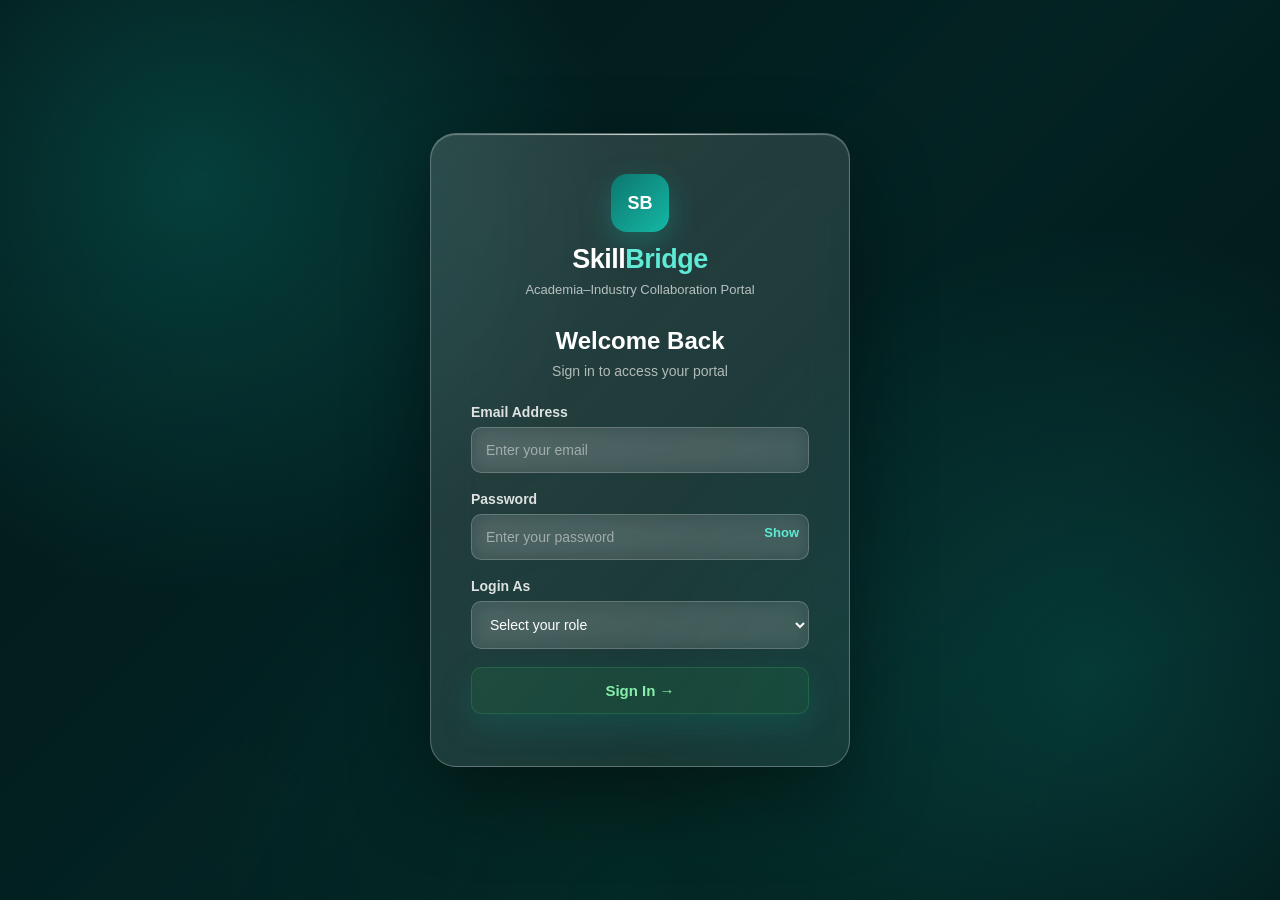
<file: index.html>
<!DOCTYPE html>
<html lang="en">

<head>
    <meta charset="UTF-8">
    <meta name="viewport" content="width=device-width, initial-scale=1.0">

    <title>Login | SkillBridge</title>

    <style>

        /* =========================================
           RESET
        ========================================= */

        * {
            box-sizing: border-box;
            margin: 0;
            padding: 0;
        }


        /* =========================================
           BODY
        ========================================= */

        body {
            font-family: Arial, sans-serif;
            min-height: 100vh;

            display: flex;
            align-items: center;
            justify-content: center;

            overflow-x: hidden;

            background: #061a1b;

            color: white;
        }


        /* =========================================
           VIDEO BACKGROUND
        ========================================= */

        #bg-video {
            position: fixed;

            top: 50%;
            left: 50%;

            width: 100%;
            height: 100%;

            min-width: 100%;
            min-height: 100%;

            object-fit: cover;

            transform: translate(-50%, -50%);

            z-index: -10;
        }


        /* =========================================
           DARK VIDEO OVERLAY
        ========================================= */

        .video-overlay {
            position: fixed;

            inset: 0;

            z-index: -9;

            background:
                linear-gradient(
                    135deg,
                    rgba(2, 20, 21, 0.70),
                    rgba(0, 45, 43, 0.48),
                    rgba(2, 20, 21, 0.78)
                );
        }


        /* =========================================
           ANIMATED GRADIENT
        ========================================= */

        .animated-gradient {
            position: fixed;

            inset: 0;

            z-index: -8;

            pointer-events: none;

            background:
                radial-gradient(
                    circle at 15% 20%,
                    rgba(13, 148, 136, 0.30),
                    transparent 32%
                ),

                radial-gradient(
                    circle at 85% 75%,
                    rgba(20, 184, 166, 0.20),
                    transparent 35%
                ),

                radial-gradient(
                    circle at 50% 100%,
                    rgba(6, 78, 59, 0.25),
                    transparent 40%
                );

            animation: gradientMove 12s ease-in-out infinite alternate;
        }


        @keyframes gradientMove {

            0% {
                transform: scale(1);
                opacity: 0.75;
            }

            50% {
                transform: scale(1.08);
                opacity: 1;
            }

            100% {
                transform: scale(1.15);
                opacity: 0.8;
            }
        }


        /* =========================================
           LOGIN CARD
        ========================================= */

        .login-card {

            width: 420px;

            padding: 40px;

            border-radius: 26px;

            /* Glass effect */

            background:
                linear-gradient(
                    135deg,
                    rgba(255, 255, 255, 0.16),
                    rgba(255, 255, 255, 0.07)
                );

            border: 1px solid rgba(255, 255, 255, 0.25);

            backdrop-filter: blur(22px);
            -webkit-backdrop-filter: blur(22px);

            box-shadow:
                0 30px 80px rgba(0, 0, 0, 0.40),
                inset 0 1px 1px rgba(255, 255, 255, 0.25);

            position: relative;

            overflow: hidden;

            animation: cardAppear 0.8s ease-out;
        }


        /* Glass highlight */

        .login-card::before {

            content: "";

            position: absolute;

            top: 0;
            left: 0;

            width: 100%;
            height: 1px;

            background:
                linear-gradient(
                    90deg,
                    transparent,
                    rgba(255,255,255,0.7),
                    transparent
                );
        }


        @keyframes cardAppear {

            from {
                opacity: 0;
                transform: translateY(25px) scale(0.97);
            }

            to {
                opacity: 1;
                transform: translateY(0) scale(1);
            }
        }


        /* =========================================
           LOGO
        ========================================= */

        .logo {
            text-align: center;

            margin-bottom: 30px;
        }


        .logo-icon {

            width: 58px;
            height: 58px;

            margin: 0 auto 12px;

            display: flex;

            align-items: center;
            justify-content: center;

            border-radius: 16px;

            background:
                linear-gradient(
                    135deg,
                    #0d766d,
                    #14b8a6
                );

            color: white;

            font-weight: bold;

            font-size: 18px;

            box-shadow:
                0 10px 30px rgba(20, 184, 166, 0.30);
        }


        .logo h1 {

            font-size: 27px;

            color: white;

            letter-spacing: -0.5px;
        }


        .logo span {
            color: #5eead4;
        }


        .logo p {

            margin-top: 7px;

            color: rgba(255,255,255,0.68);

            font-size: 13px;
        }


        /* =========================================
           HEADINGS
        ========================================= */

        h2 {

            text-align: center;

            margin-bottom: 8px;

            color: white;

            font-size: 24px;
        }


        .subtitle {

            text-align: center;

            color: rgba(255,255,255,0.65);

            font-size: 14px;

            margin-bottom: 25px;
        }


        /* =========================================
           LABELS
        ========================================= */

        label {

            display: block;

            margin-bottom: 7px;

            color: rgba(255,255,255,0.85);

            font-size: 14px;

            font-weight: 600;
        }


        /* =========================================
           INPUTS
        ========================================= */

        input,
        select {

            width: 100%;

            padding: 14px;

            margin-bottom: 18px;

            border-radius: 10px;

            border: 1px solid rgba(255,255,255,0.20);

            outline: none;

            font-size: 14px;

            color: white;

            background: rgba(255,255,255,0.09);

            backdrop-filter: blur(10px);

            -webkit-backdrop-filter: blur(10px);

            transition:
                border 0.25s ease,
                box-shadow 0.25s ease,
                background 0.25s ease;
        }


        input::placeholder {

            color: rgba(255,255,255,0.48);
        }


        input:focus,
        select:focus {

            border-color: #5eead4;

            background: rgba(255,255,255,0.13);

            box-shadow:
                0 0 0 3px rgba(45,212,191,0.12);
        }


        /* Dropdown options */

        select option {

            background: #123333;

            color: white;
        }


        /* =========================================
           PASSWORD
        ========================================= */

        .password-box {

            position: relative;
        }


        .password-box input {

            padding-right: 65px;
        }


        .show-password {

            position: absolute;

            right: 10px;

            top: 11px;

            border: none;

            background: transparent;

            color: #5eead4;

            cursor: pointer;

            font-size: 13px;

            font-weight: 600;
        }


        /* =========================================
           LOGIN BUTTON
        ========================================= */

        .login-btn {

            width: 100%;

            padding: 14px;

            border-radius: 10px;

            background: rgba(34,197,94,0.10);

            border: 1px solid rgba(74,222,128,0.18);

            color: #86efac;

            text-align: center;


            font-size: 15px;

            font-weight: 700;

            cursor: pointer;

            box-shadow:
                0 12px 30px rgba(13,118,109,0.30);

            transition:
                transform 0.25s ease,
                box-shadow 0.25s ease;
        }


        .login-btn:hover {

            transform: translateY(-2px);

            box-shadow:
                0 16px 35px rgba(20,184,166,0.40);
        }


        .login-btn:active {

            transform: translateY(0);
        }





        /* =========================================
           ERROR
        ========================================= */

        .error {

            margin-top: 12px;

            color: #fca5a5;

            text-align: center;

            font-size: 13px;
        }


        /* =========================================
           MOBILE
        ========================================= */

        @media (max-width: 768px) {

            body {
                padding: 20px;
            }


            /*
               Hide video on mobile.
               This improves performance and gives
               us a clean gradient fallback.
            */

            #bg-video {

                display: none;
            }


            .video-overlay {

                background:
                    linear-gradient(
                        135deg,
                        #031c1d,
                        #073b3a,
                        #061a1b
                    );
            }


            .animated-gradient {

                animation: none;

                background:
                    radial-gradient(
                        circle at 10% 10%,
                        rgba(13,148,136,0.30),
                        transparent 40%
                    ),

                    radial-gradient(
                        circle at 90% 90%,
                        rgba(20,184,166,0.18),
                        transparent 40%
                    );
            }


            .login-card {

                width: 100%;

                max-width: 420px;

                padding: 32px 24px;

                border-radius: 22px;

                backdrop-filter: blur(18px);

                -webkit-backdrop-filter: blur(18px);
            }
        }


        /* =========================================
           SMALL PHONES
        ========================================= */

        @media (max-width: 400px) {

            body {

                padding: 15px;
            }


            .login-card {

                padding: 28px 20px;
            }


            .logo h1 {

                font-size: 24px;
            }


            h2 {

                font-size: 22px;
            }
        }


        /* =========================================
           REDUCED MOTION
        ========================================= */

        @media (prefers-reduced-motion: reduce) {

            .animated-gradient,
            .login-card {

                animation: none;
            }

            .login-btn {

                transition: none;
            }
        }

    </style>
</head>


<body>


    <!-- =========================================
         VIDEO BACKGROUND
    ========================================= -->

    <video
        autoplay
        muted
        loop
        playsinline
        id="bg-video">

        <source src="bg.mp4" type="video/mp4">

    </video>


    <!-- Background overlays -->

    <div class="video-overlay"></div>

    <div class="animated-gradient"></div>


    <!-- =========================================
         LOGIN CARD
    ========================================= -->

    <div class="login-card">


        <!-- LOGO -->

        <div class="logo">

            <div class="logo-icon">
                SB
            </div>

            <h1>
                Skill<span>Bridge</span>
            </h1>

            <p>
                Academia–Industry Collaboration Portal
            </p>

        </div>


        <!-- TITLE -->

        <h2>
            Welcome Back
        </h2>

        <p class="subtitle">
            Sign in to access your portal
        </p>


        <!-- LOGIN FORM -->

        <form id="loginForm">


            <!-- EMAIL -->

            <label for="email">
                Email Address
            </label>

            <input
                type="email"
                id="email"
                placeholder="Enter your email"
                required
            >


            <!-- PASSWORD -->

            <label for="password">
                Password
            </label>

            <div class="password-box">

                <input
                    type="password"
                    id="password"
                    placeholder="Enter your password"
                    required
                >

                <button
                    type="button"
                    class="show-password"
                    id="showPassword">

                    Show

                </button>

            </div>


            <!-- ROLE -->

            <label for="role">
                Login As
            </label>

            <select id="role" required>

                <option value="">
                    Select your role
                </option>

                <option value="student">
                    Student
                </option>

                <option value="industry">
                    Industry
                </option>

                <option value="institution">
                    Institution
                </option>

            </select>


            <!-- LOGIN BUTTON -->

            <button
                type="submit"
                class="login-btn">

                Sign In →

            </button>


            <!-- ERROR -->

            <p
                id="errorMessage"
                class="error">
            </p>


        </form>


        <!-- VERIFIED -->




    </div>


    <!-- =========================================
         JAVASCRIPT
    ========================================= -->

    <script>


        const loginForm =
            document.getElementById("loginForm");


        const showPassword =
            document.getElementById("showPassword");


        const password =
            document.getElementById("password");


        const errorMessage =
            document.getElementById("errorMessage");


        /* =========================================
           SHOW / HIDE PASSWORD
        ========================================= */

        showPassword.addEventListener(
            "click",
            function () {

                if (password.type === "password") {

                    password.type = "text";

                    showPassword.textContent = "Hide";

                } else {

                    password.type = "password";

                    showPassword.textContent = "Show";
                }

            }
        );


        /* =========================================
           LOGIN
        ========================================= */

        loginForm.addEventListener(
            "submit",
            function (event) {

                event.preventDefault();


                const email =
                    document
                    .getElementById("email")
                    .value
                    .trim();


                const passwordValue =
                    document
                    .getElementById("password")
                    .value
                    .trim();


                const role =
                    document
                    .getElementById("role")
                    .value;


                /* Validate */

                if (
                    !email ||
                    !passwordValue ||
                    !role
                ) {

                    errorMessage.textContent =
                        "Please complete all fields.";

                    return;
                }


                /* Clear previous session */

                localStorage.clear();


                /* Save login information */

                localStorage.setItem(
                    "userEmail",
                    email
                );


                localStorage.setItem(
                    "userRole",
                    role
                );


                /*
                    Always go to
                    basic-info.html first.
                */

                window.location.replace(
                    "basic-info.html"
                );

            }
        );

    </script>


</body>

</html>
</file>
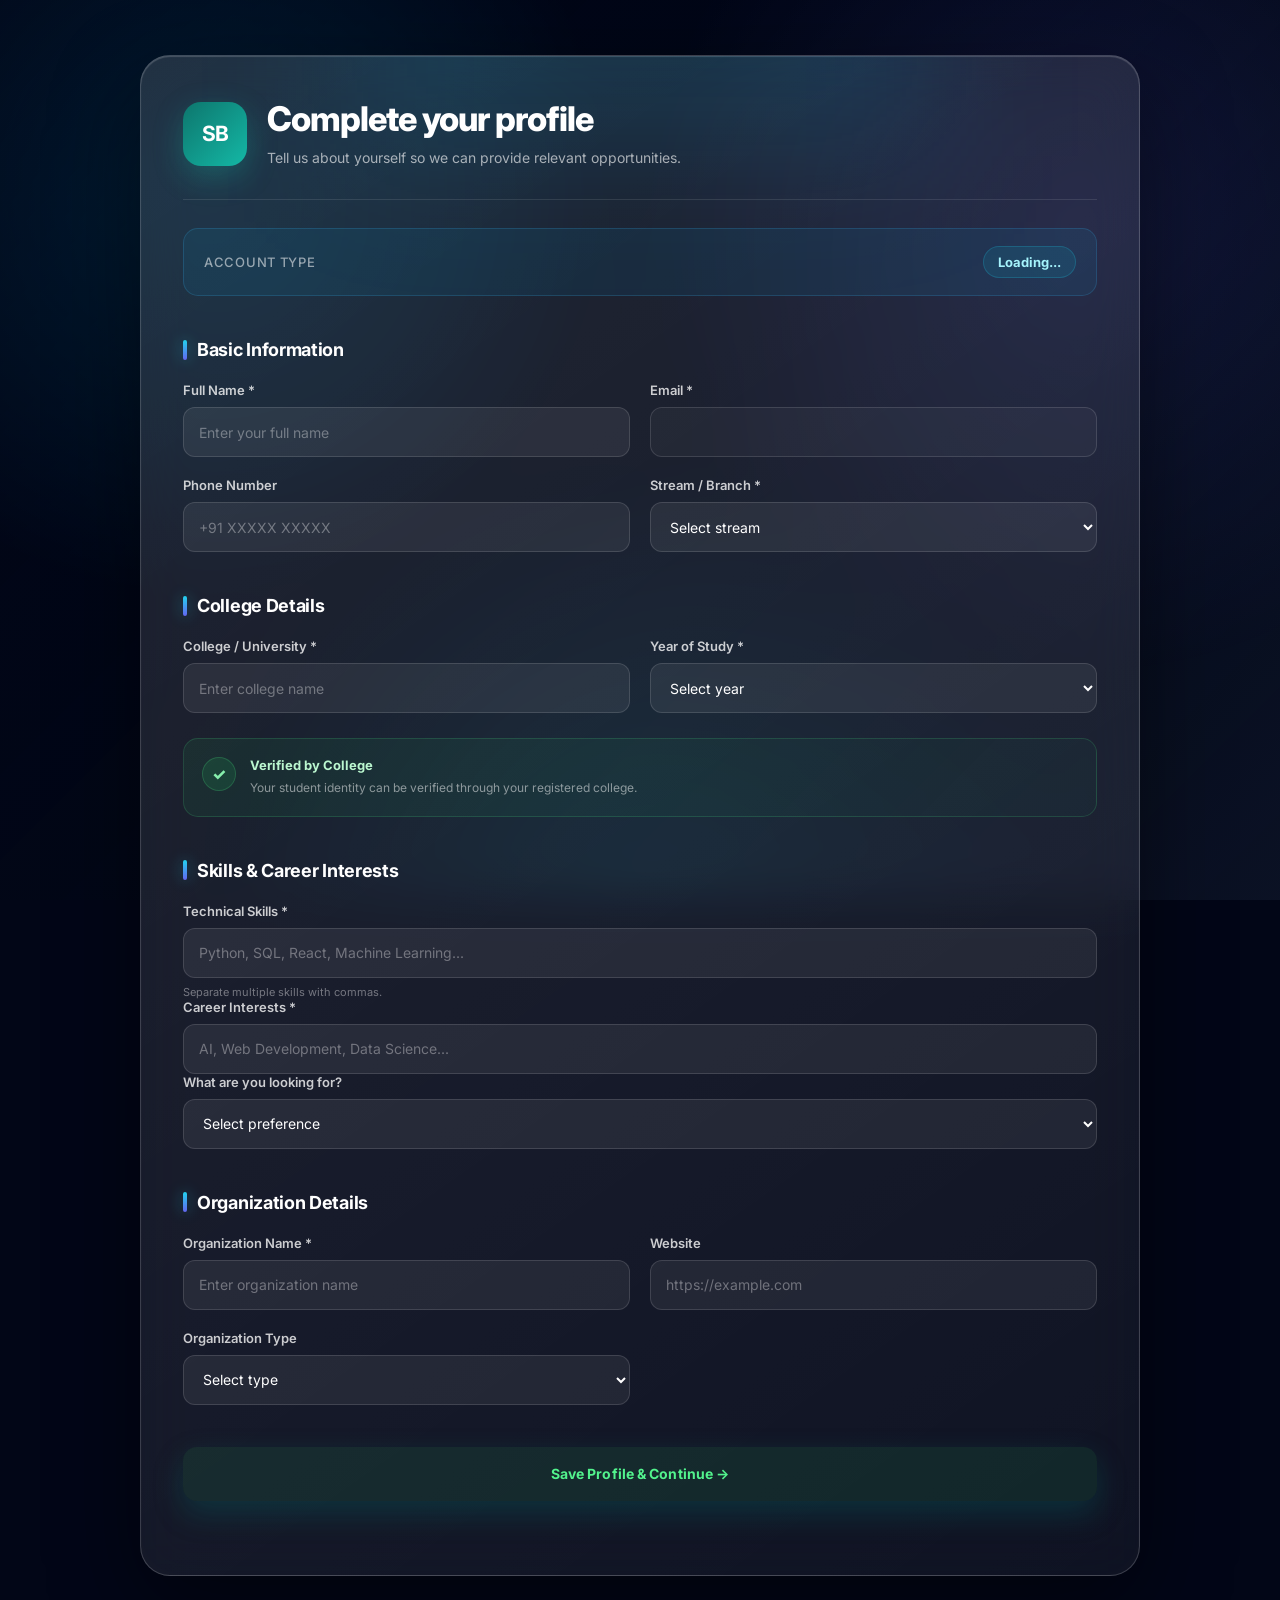
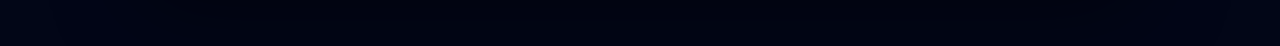
<file: basic-info.html>
<!DOCTYPE html>
<html lang="en">

<head>

    <meta charset="UTF-8">

    <meta
        name="viewport"
        content="width=device-width, initial-scale=1.0"
    >

    <title>Complete Profile | SkillBridge</title>

    <link
        rel="stylesheet"
        href="basic-info.css"
    >

</head>

<body>
    <video
        autoplay
        muted
        loop
        playsinline
        id="bg-video">

        <source src="bg.mp4" type="video/mp4">

    </video>


<div class="page">

    <div class="profile-card">


        <!-- HEADER -->

        <div class="header">

            <div class="logo-icon">
                SB
            </div>

            <div>

                <h1>
                    Complete your profile
                </h1>

                <p>
                    Tell us about yourself so we can provide
                    relevant opportunities.
                </p>

            </div>

        </div>


        <!-- ROLE DISPLAY -->

        <div class="role-box">

            <span>
                Account Type
            </span>

            <strong id="roleDisplay">
                Loading...
            </strong>

        </div>


        <form id="profileForm">


            <!-- BASIC INFORMATION -->

            <section>

                <h2>
                    Basic Information
                </h2>

                <div class="grid">


                    <div class="field">

                        <label>
                            Full Name *
                        </label>

                        <input
                            type="text"
                            id="fullName"
                            placeholder="Enter your full name"
                            required
                        >

                    </div>


                    <div class="field">

                        <label>
                            Email *
                        </label>

                        <input
                            type="email"
                            id="email"
                            readonly
                        >

                    </div>


                    <div class="field">

                        <label>
                            Phone Number
                        </label>

                        <input
                            type="tel"
                            id="phone"
                            placeholder="+91 XXXXX XXXXX"
                        >

                    </div>


                    <!-- STUDENT ONLY -->

                    <div
                        class="field student-field"
                    >

                        <label>
                            Stream / Branch *
                        </label>

                        <select id="stream">

                            <option value="">
                                Select stream
                            </option>

                            <option>
                                CSE
                            </option>

                            <option>
                                ECE
                            </option>

                            <option>
                                EEE
                            </option>

                            <option>
                                Mechanical
                            </option>

                            <option>
                                Civil
                            </option>

                            <option>
                                AI & ML
                            </option>

                            <option>
                                Data Science
                            </option>

                        </select>

                    </div>

                </div>

            </section>


            <!-- STUDENT COLLEGE -->

            <section
                id="studentCollege"
                class="student-only"
            >

                <h2>
                    College Details
                </h2>

                <div class="grid">


                    <div class="field">

                        <label>
                            College / University *
                        </label>

                        <input
                            type="text"
                            id="college"
                            placeholder="Enter college name"
                        >

                    </div>


                    <div class="field">

                        <label>
                            Year of Study *
                        </label>

                        <select id="year">

                            <option value="">
                                Select year
                            </option>

                            <option>
                                1st Year
                            </option>

                            <option>
                                2nd Year
                            </option>

                            <option>
                                3rd Year
                            </option>

                            <option>
                                4th Year
                            </option>

                        </select>

                    </div>

                </div>


                <!-- VERIFIED -->

                <div class="verified">

                    <div class="verified-icon">
                        ✓
                    </div>

                    <div>

                        <strong>
                            Verified by College
                        </strong>

                        <p>
                            Your student identity can be
                            verified through your registered
                            college.
                        </p>

                    </div>

                </div>

            </section>


            <!-- STUDENT SKILLS -->

            <section
                id="studentSkills"
                class="student-only"
            >

                <h2>
                    Skills & Career Interests
                </h2>


                <div class="field">

                    <label>
                        Technical Skills *
                    </label>

                    <input
                        type="text"
                        id="skills"
                        placeholder="Python, SQL, React, Machine Learning..."
                    >

                    <small>
                        Separate multiple skills with commas.
                    </small>

                </div>


                <div class="field">

                    <label>
                        Career Interests *
                    </label>

                    <input
                        type="text"
                        id="interests"
                        placeholder="AI, Web Development, Data Science..."
                    >

                </div>


                <div class="field">

                    <label>
                        What are you looking for?
                    </label>

                    <select id="opportunityType">

                        <option value="">
                            Select preference
                        </option>

                        <option value="internship">
                            Internship
                        </option>

                        <option value="job">
                            Job
                        </option>

                        <option value="both">
                            Jobs & Internships
                        </option>

                    </select>

                </div>

            </section>


            <!-- ORGANIZATION -->

            <section
                id="organizationSection"
                class="organization-only"
            >

                <h2 id="organizationTitle">
                    Organization Details
                </h2>


                <div class="grid">


                    <div class="field">

                        <label id="organizationLabel">
                            Organization Name *
                        </label>

                        <input
                            type="text"
                            id="organization"
                            placeholder="Enter organization name"
                        >

                    </div>


                    <div class="field">

                        <label>
                            Website
                        </label>

                        <input
                            type="url"
                            id="website"
                            placeholder="https://example.com"
                        >

                    </div>


                    <div class="field">

                        <label>
                            Organization Type
                        </label>

                        <select id="organizationType">

                            <option value="">
                                Select type
                            </option>

                            <option>
                                Technology
                            </option>

                            <option>
                                Finance
                            </option>

                            <option>
                                Healthcare
                            </option>

                            <option>
                                Manufacturing
                            </option>

                            <option>
                                Education
                            </option>

                            <option>
                                Government
                            </option>

                            <option>
                                Other
                            </option>

                        </select>

                    </div>

                </div>

            </section>


            <!-- BUTTON -->

            <button
                type="submit"
                class="continue-btn"
            >
                Save Profile & Continue →
            </button>


            <p
                id="formError"
                class="error"
            ></p>


        </form>

    </div>

</div>


<script src="basic-info.js"></script>

</body>

</html>
</file>
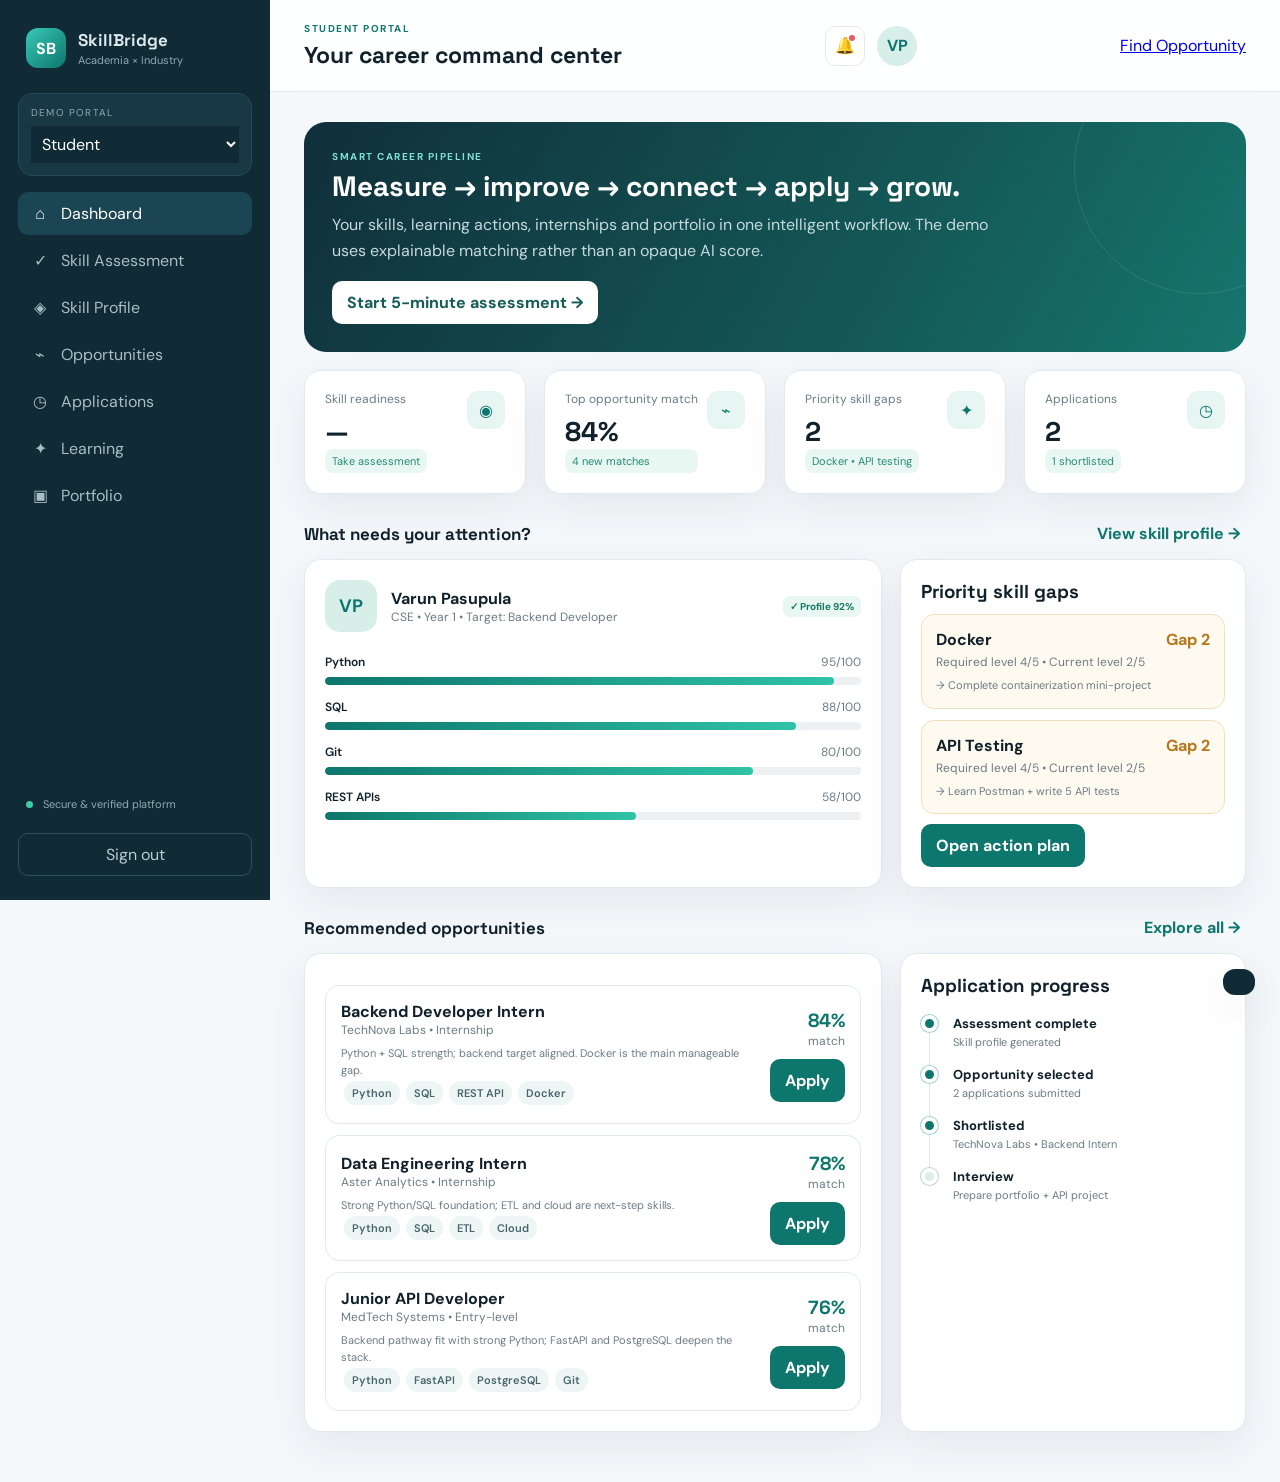
<file: main.html>
<!DOCTYPE html>
<html lang="en">
<head>
  <meta charset="UTF-8" />
  <meta name="viewport" content="width=device-width, initial-scale=1.0" />
  <meta name="description" content="Academia-Industry Collaboration Portal — smart skill development, internships, placements and collaboration." />
  <title>SkillBridge — Academia × Industry Collaboration Portal</title>
  <link rel="stylesheet" href="style.css" />
</head>
<body>
  <div id="toast" class="toast"></div>

  <div class="app-shell">
    <aside class="sidebar" id="sidebar">
      <div class="brand">
        <div class="brand-mark">SB</div>
        <div>
          <strong>SkillBridge</strong>
          <span>Academia × Industry</span>
        </div>
      </div>

      <div class="role-switcher">
        <label>Demo portal</label>
        <select id="roleSelect">
          <option value="student">Student</option>
          <option value="industry">Industry</option>
          <option value="institution">Institution</option>
          <option value="academician">Academician</option>
        </select>
      </div>

      <nav id="nav"></nav>

      <div class="sidebar-bottom">
        <div class="trust-mini"><span class="dot"></span> Secure & verified platform</div>
        <button class="ghost-btn" id="logoutBtn">Sign out</button>
      </div>
    </aside>

    <main class="main">
      <header class="topbar">
        <button class="icon-btn mobile-menu" id="menuBtn">☰</button>
        <div>
          <div class="eyebrow" id="portalEyebrow">STUDENT PORTAL</div>
          <h1 id="pageTitle">Your career command center</h1>
        </div>
        <div class="top-actions">
          <button class="icon-btn" id="notificationBtn">🔔<span class="notif-dot"></span></button>
          <div class="avatar">VP</div>
        </div>
            <div class="nav-actions">
        <a href="oppurtunity.html" class="oppurtunity-btn">
            Find Opportunity
        </a>
      </header>

      <section id="content"></section>
    </main>
  </div>

  <script src="app.js"></script>
</body>
</html>
</file>
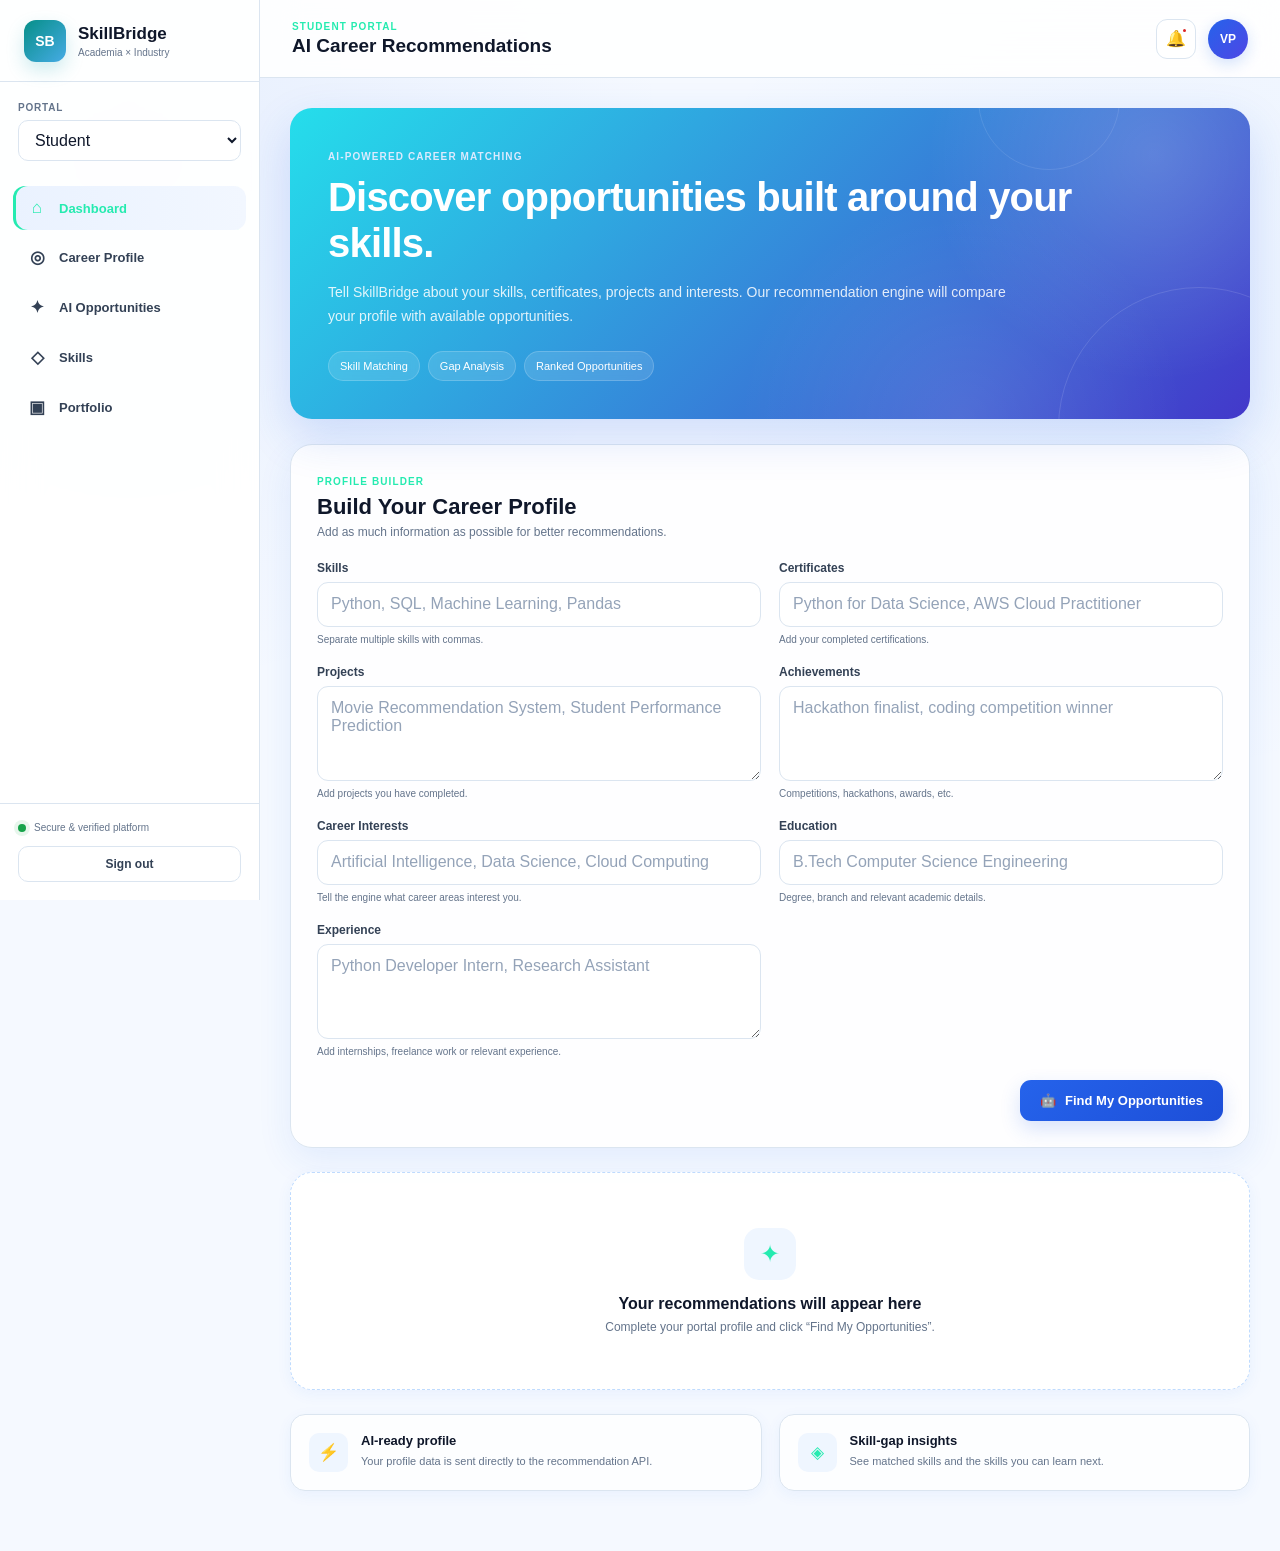
<file: oppurtunity.html>
<!DOCTYPE html>
<html lang="en">
<head>
    <meta charset="UTF-8">
    <meta name="viewport" content="width=device-width, initial-scale=1.0">
    <meta name="description" content="SkillBridge student career readiness, AI job matching, internships, skills and portfolio portal.">
    <title>SkillBridge — Student Portal</title>
    <link rel="stylesheet" href="oppurtunity.css">
</head>

<body data-role="student">
    <div id="toast" class="toast" role="status" aria-live="polite"></div>

    <div class="app-shell">
        <aside class="sidebar" id="sidebar">
            <div class="brand">
                <div class="brand-mark">SB</div>
                <div>
                    <strong>SkillBridge</strong>
                    <span>Academia × Industry</span>
                </div>
            </div>

            <div class="role-switcher">
                <label for="roleSelect">Portal</label>
                <select id="roleSelect">
                    <option value="student" selected>Student</option>
                </select>
            </div>

            <nav id="nav" aria-label="Student navigation">
                <a class="nav-link active" href="#dashboard" data-section="dashboard">
                    <span>⌂</span><span>Dashboard</span>
                </a>
                <a class="nav-link" href="#profile" data-section="profile">
                    <span>◎</span><span>Career Profile</span>
                </a>
                <a class="nav-link" href="#recommendations" data-section="recommendations">
                    <span>✦</span><span>AI Opportunities</span>
                </a>
                <a class="nav-link" href="#skills" data-section="skills">
                    <span>◇</span><span>Skills</span>
                </a>
                <a class="nav-link" href="#portfolio" data-section="portfolio">
                    <span>▣</span><span>Portfolio</span>
                </a>
            </nav>

            <div class="sidebar-bottom">
                <div class="trust-mini">
                    <span class="dot"></span>
                    Secure & verified platform
                </div>
                <button class="ghost-btn" id="logoutBtn" type="button">Sign out</button>
            </div>
        </aside>

        <main class="main">
            <header class="topbar">
                <button class="icon-btn mobile-menu" id="menuBtn" aria-label="Open menu" type="button">☰</button>

                <div class="topbar-title">
                    <div class="eyebrow" id="portalEyebrow">STUDENT PORTAL</div>
                    <h1 id="pageTitle">AI Career Recommendations</h1>
                </div>

                <div class="top-actions">
                    <button class="icon-btn" id="notificationBtn" aria-label="Notifications" type="button">
                        🔔
                        <span class="notif-dot"></span>
                    </button>
                    <div class="avatar" aria-label="Student profile">VP</div>
                </div>
            </header>

            <section id="content">
                <div class="student-hero" id="dashboard">
                    <div>
                        <span class="eyebrow">AI-POWERED CAREER MATCHING</span>
                        <h2>Discover opportunities built around your skills.</h2>
                        <p>
                            Tell SkillBridge about your skills, certificates, projects and interests.
                            Our recommendation engine will compare your profile with available opportunities.
                        </p>
                        <div class="hero-pills">
                            <span>Skill Matching</span>
                            <span>Gap Analysis</span>
                            <span>Ranked Opportunities</span>
                        </div>
                    </div>
                </div>

                <div class="profile-section" id="profile">
                    <div class="section-header">
                        <div>
                            <span class="section-kicker">PROFILE BUILDER</span>
                            <h2>Build Your Career Profile</h2>
                            <p>Add as much information as possible for better recommendations.</p>
                        </div>
                    </div>

                    <div class="profile-form">
                        <div class="form-group" id="skills">
                            <label for="skillsInput">Skills</label>
                            <input type="text" id="skillsInput" placeholder="Python, SQL, Machine Learning, Pandas" autocomplete="off">
                            <small>Separate multiple skills with commas.</small>
                        </div>

                        <div class="form-group">
                            <label for="certificates">Certificates</label>
                            <input type="text" id="certificates" placeholder="Python for Data Science, AWS Cloud Practitioner" autocomplete="off">
                            <small>Add your completed certifications.</small>
                        </div>

                        <div class="form-group">
                            <label for="projects">Projects</label>
                            <textarea id="projects" rows="3" placeholder="Movie Recommendation System, Student Performance Prediction"></textarea>
                            <small>Add projects you have completed.</small>
                        </div>

                        <div class="form-group">
                            <label for="achievements">Achievements</label>
                            <textarea id="achievements" rows="3" placeholder="Hackathon finalist, coding competition winner"></textarea>
                            <small>Competitions, hackathons, awards, etc.</small>
                        </div>

                        <div class="form-group">
                            <label for="interests">Career Interests</label>
                            <input type="text" id="interests" placeholder="Artificial Intelligence, Data Science, Cloud Computing" autocomplete="off">
                            <small>Tell the engine what career areas interest you.</small>
                        </div>

                        <div class="form-group">
                            <label for="education">Education</label>
                            <input type="text" id="education" placeholder="B.Tech Computer Science Engineering" autocomplete="off">
                            <small>Degree, branch and relevant academic details.</small>
                        </div>

                        <div class="form-group">
                            <label for="experience">Experience</label>
                            <textarea id="experience" rows="3" placeholder="Python Developer Intern, Research Assistant"></textarea>
                            <small>Add internships, freelance work or relevant experience.</small>
                        </div>

                        <div class="form-actions">
                            <button id="recommendBtn" class="primary-btn" type="button">
                                <span>🤖</span> Find My Opportunities
                            </button>
                        </div>
                    </div>
                </div>

                <div id="loading" class="loading-section" style="display:none;">
                    <div class="loading-spinner"></div>
                    <h3>Analysing your profile...</h3>
                    <p>SkillBridge is matching your profile with available opportunities.</p>
                </div>

                <div id="resultsSection" class="results-section" style="display:none;">
                    <div class="section-header">
                        <div>
                            <span class="section-kicker">AI MATCHING RESULTS</span>
                            <h2>Recommended Opportunities</h2>
                            <p>Opportunities are ranked according to your current profile.</p>
                        </div>
                        <div class="result-count" id="resultCount">0 matches</div>
                    </div>
                    <div id="recommendations" class="recommendations-grid"></div>
                </div>

                <div id="emptyState" class="empty-state">
                    <div class="empty-icon">✦</div>
                    <h3>Your recommendations will appear here</h3>
                    <p>Complete your portal profile and click “Find My Opportunities”.</p>
                </div>

                <div class="quick-info" id="portfolio">
                    <div class="quick-card">
                        <span class="quick-icon">⚡</span>
                        <div>
                            <strong>AI-ready profile</strong>
                            <p>Your profile data is sent directly to the recommendation API.</p>
                        </div>
                    </div>
                    <div class="quick-card">
                        <span class="quick-icon">◈</span>
                        <div>
                            <strong>Skill-gap insights</strong>
                            <p>See matched skills and the skills you can learn next.</p>
                        </div>
                    </div>
                </div>
            </section>
        </main>
    </div>

    <script src="oppurtunity.js"></script>
</body>
</html>
</file>
<file: basic-info.css>
/* =========================================================
   SKILLBRIDGE — COMPLETE PROFILE
   Premium Glassmorphism Theme
========================================================= */

@import url('https://fonts.googleapis.com/css2?family=Inter:wght@400;500;600;700;800&display=swap');


/* =========================================================
   RESET
========================================================= */

* {
    margin: 0;
    padding: 0;
    box-sizing: border-box;
}

html {
    scroll-behavior: smooth;
}

body {
    min-height: 100vh;

    font-family: "Inter", sans-serif;

    color: #ffffff;

    background: #020617;

    overflow-x: hidden;
}


/* =========================================================
   VIDEO BACKGROUND
========================================================= */

#bg-video {
    position: fixed;

    top: 0;
    left: 0;

    width: 100%;
    height: 100%;

    object-fit: cover;

    z-index: -5;

    filter: brightness(0.65) saturate(1.15);
}


/* =========================================================
   BACKGROUND EFFECT
========================================================= */

body::before {
    content: "";

    position: fixed;
    inset: 0;

    z-index: -4;

    pointer-events: none;

    background:
        radial-gradient(
            circle at 15% 20%,
            rgba(0, 191, 255, 0.30),
            transparent 32%
        ),
        radial-gradient(
            circle at 85% 25%,
            rgba(99, 102, 241, 0.28),
            transparent 35%
        ),
        radial-gradient(
            circle at 50% 100%,
            rgba(6, 182, 212, 0.18),
            transparent 40%
        );

    animation: backgroundMove 12s ease-in-out infinite alternate;
}


@keyframes backgroundMove {

    0% {
        transform: scale(1);
        opacity: 0.7;
    }

    50% {
        transform: scale(1.08);
        opacity: 1;
    }

    100% {
        transform: scale(1.15);
        opacity: 0.8;
    }
}


/* =========================================================
   DARK OVERLAY
========================================================= */

body::after {
    content: "";

    position: fixed;
    inset: 0;

    z-index: -3;

    pointer-events: none;

    background:
        linear-gradient(
            135deg,
            rgba(2, 6, 23, 0.70),
            rgba(2, 8, 23, 0.45),
            rgba(15, 23, 42, 0.72)
        );
}


/* =========================================================
   PAGE
========================================================= */

.page {
    width: 100%;

    min-height: 100vh;

    display: flex;

    justify-content: center;
    align-items: flex-start;

    padding: 55px 20px 70px;
}


/* =========================================================
   PROFILE CARD
========================================================= */

.profile-card {

    width: min(1000px, 100%);

    padding: 42px;

    border-radius: 30px;

    background:
        linear-gradient(
            145deg,
            rgba(255, 255, 255, 0.13),
            rgba(255, 255, 255, 0.055)
        );

    border: 1px solid rgba(255, 255, 255, 0.18);

    backdrop-filter: blur(24px);
    -webkit-backdrop-filter: blur(24px);

    box-shadow:
        0 30px 90px rgba(0, 0, 0, 0.45),
        inset 0 1px 1px rgba(255, 255, 255, 0.18);

    position: relative;

    overflow: hidden;

    animation: cardEntrance 0.8s ease-out;
}


@keyframes cardEntrance {

    from {
        opacity: 0;
        transform: translateY(25px) scale(0.98);
    }

    to {
        opacity: 1;
        transform: translateY(0) scale(1);
    }
}


/* Card top glow */

.profile-card::before {

    content: "";

    position: absolute;

    top: -150px;
    left: 20%;

    width: 60%;
    height: 250px;

    background: rgba(0, 191, 255, 0.13);

    filter: blur(70px);

    pointer-events: none;
}


/* =========================================================
   HEADER
========================================================= */

.header {

    display: flex;

    align-items: center;

    gap: 20px;

    padding-bottom: 30px;

    border-bottom: 1px solid rgba(255, 255, 255, 0.10);

    position: relative;

    z-index: 1;
}


/* =========================================================
   LOGO
========================================================= */

.logo-icon {

    width: 64px;
    height: 64px;

    flex-shrink: 0;

    display: flex;

    justify-content: center;
    align-items: center;

    border-radius: 18px;

    font-size: 21px;

    font-weight: 800;

    letter-spacing: -1px;


            background:
                linear-gradient(
                    135deg,
                    #0d766d,
                    #14b8a6
                );

            color: white;

            font-weight: bold;



            box-shadow:
                0 10px 30px rgba(20, 184, 166, 0.30);
}


/* =========================================================
   HEADER TEXT
========================================================= */

.header h1 {

    font-size: clamp(25px, 4vw, 34px);

    font-weight: 800;

    letter-spacing: -1px;

    margin-bottom: 8px;


}


.header p {

    color: rgba(255, 255, 255, 0.62);

    font-size: 14px;

    line-height: 1.6;

    max-width: 650px;
}


/* =========================================================
   ROLE BOX
========================================================= */

.role-box {

    margin-top: 28px;

    padding: 17px 20px;

    display: flex;

    justify-content: space-between;

    align-items: center;

    gap: 15px;

    border-radius: 15px;

    background:
        rgba(0, 191, 255, 0.075);

    border: 1px solid rgba(56, 189, 248, 0.18);

    position: relative;

    z-index: 1;
}


.role-box span {

    color: rgba(255, 255, 255, 0.55);

    font-size: 13px;

    font-weight: 500;

    text-transform: uppercase;

    letter-spacing: 0.7px;
}


.role-box strong {

    padding: 7px 14px;

    border-radius: 30px;

    color: #a5f3fc;

    background: rgba(6, 182, 212, 0.12);

    border: 1px solid rgba(34, 211, 238, 0.20);

    font-size: 13px;
}


/* =========================================================
   FORM
========================================================= */

#profileForm {

    position: relative;

    z-index: 1;
}


/* =========================================================
   SECTIONS
========================================================= */

section {

    margin-top: 38px;

    padding-top: 5px;
}


section h2 {

    font-size: 18px;

    font-weight: 700;

    letter-spacing: -0.3px;

    margin-bottom: 22px;

    color: #ffffff;

    display: flex;

    align-items: center;

    gap: 10px;
}


section h2::before {

    content: "";

    width: 4px;
    height: 20px;

    border-radius: 10px;

    background:
        linear-gradient(
            180deg,
            #22d3ee,
            #6366f1
        );

    box-shadow:
        0 0 15px rgba(34, 211, 238, 0.45);
}


/* =========================================================
   GRID
========================================================= */

.grid {

    display: grid;

    grid-template-columns: repeat(2, minmax(0, 1fr));

    gap: 20px;
}


/* =========================================================
   FIELD
========================================================= */

.field {

    display: flex;

    flex-direction: column;

    gap: 9px;
}


.field label {

    font-size: 13px;

    font-weight: 600;

    color: rgba(255, 255, 255, 0.78);
}


/* =========================================================
   INPUTS / SELECT
========================================================= */

.field input,
.field select {

    width: 100%;

    height: 50px;

    padding: 0 15px;

    border-radius: 12px;

    border: 1px solid rgba(255, 255, 255, 0.13);

    outline: none;

    color: #ffffff;

    font-family: inherit;

    font-size: 14px;

    background:
        rgba(255, 255, 255, 0.065);

    transition:
        border-color 0.25s ease,
        background 0.25s ease,
        box-shadow 0.25s ease,
        transform 0.25s ease;
}


.field input::placeholder {

    color: rgba(255, 255, 255, 0.35);
}


.field input:hover,
.field select:hover {

    background:
        rgba(255, 255, 255, 0.085);

    border-color:
        rgba(255, 255, 255, 0.20);
}


.field input:focus,
.field select:focus {

    border-color:
        rgba(34, 211, 238, 0.65);

    background:
        rgba(255, 255, 255, 0.10);

    box-shadow:
        0 0 0 3px rgba(34, 211, 238, 0.10),
        0 0 25px rgba(34, 211, 238, 0.08);
}


/* =========================================================
   READONLY EMAIL
========================================================= */

.field input[readonly] {

    color: rgba(255, 255, 255, 0.55);

    background:
        rgba(255, 255, 255, 0.035);

    cursor: not-allowed;
}


/* =========================================================
   SELECT OPTIONS
========================================================= */

.field select option {

    background: #0f172a;

    color: #ffffff;
}


/* =========================================================
   SMALL HELP TEXT
========================================================= */

.field small {

    font-size: 11px;

    color: rgba(255, 255, 255, 0.40);

    margin-top: -2px;
}


/* =========================================================
   VERIFIED CARD
========================================================= */

.verified {

    margin-top: 25px;

    padding: 18px;

    display: flex;

    align-items: flex-start;

    gap: 14px;

    border-radius: 15px;

    background:
        linear-gradient(
            135deg,
            rgba(34, 197, 94, 0.09),
            rgba(16, 185, 129, 0.035)
        );

    border: 1px solid rgba(74, 222, 128, 0.18);
}


.verified-icon {

    width: 34px;
    height: 34px;

    flex-shrink: 0;

    display: flex;

    justify-content: center;
    align-items: center;

    border-radius: 50%;

    font-weight: 800;

    color: #86efac;

    background:
        rgba(34, 197, 94, 0.13);

    border:
        1px solid rgba(74, 222, 128, 0.22);
}


.verified strong {

    display: block;

    margin-bottom: 5px;

    font-size: 13px;

    color: #bbf7d0;
}


.verified p {

    font-size: 12px;

    line-height: 1.6;

    color: rgba(255, 255, 255, 0.50);
}


/* =========================================================
   CONTINUE BUTTON
========================================================= */

.continue-btn {

    width: 100%;

                padding: 14px;

            background: rgba(47, 201, 103, 0.1);

            border: 1px solid rgba(47, 175, 94, 0.18);

            color: #52f38d;

            text-align: center;

    height: 54px;

    margin-top: 42px;

    border: none;

    border-radius: 14px;

    cursor: pointer;

    font-family: inherit;

    font-size: 14px;

    font-weight: 700;

    letter-spacing: 0.1px;

            box-shadow:
                0 12px 30px rgba(4, 114, 108, 0.3);

            transition:
                transform 0.25s ease,
                box-shadow 0.25s ease;

}


.continue-btn:hover {

    transform: translateY(-2px);

    filter: brightness(1.08);

    box-shadow:
        0 18px 45px rgba(0, 73, 67, 0.38);
}


.continue-btn:active {

    transform: translateY(0);

    box-shadow:
        0 8px 25px rgba(4, 93, 109, 0.25);
}


/* =========================================================
   ERROR
========================================================= */

.error {

    margin-top: 14px;

    text-align: center;

    color: #fca5a5;

    font-size: 13px;

    min-height: 18px;
}


/* =========================================================
   STUDENT / ORGANIZATION VISIBILITY
========================================================= */

.student-only,
.organization-only {

    transition:
        opacity 0.3s ease,
        transform 0.3s ease;
}


/* =========================================================
   MOBILE
========================================================= */

@media (max-width: 768px) {

    #bg-video {

        display: none;
    }


    body {

        background:
            radial-gradient(
                circle at 15% 15%,
                #075985 0,
                transparent 35%
            ),
            radial-gradient(
                circle at 85% 30%,
                #312e81 0,
                transparent 40%
            ),
            linear-gradient(
                135deg,
                #020617,
                #0f172a
            );

        background-attachment: fixed;
    }


    body::before {

        animation: none;

        background:
            radial-gradient(
                circle at 15% 20%,
                rgba(0, 191, 255, 0.25),
                transparent 38%
            ),
            radial-gradient(
                circle at 85% 70%,
                rgba(99, 102, 241, 0.22),
                transparent 40%
            );
    }


    .page {

        padding:
            25px 15px 40px;
    }


    .profile-card {

        padding: 28px 20px;

        border-radius: 24px;

        backdrop-filter: blur(18px);
        -webkit-backdrop-filter: blur(18px);
    }


    .header {

        gap: 14px;

        align-items: flex-start;
    }


    .logo-icon {

        width: 52px;
        height: 52px;

        border-radius: 15px;

        font-size: 17px;
    }


    .header h1 {

        font-size: 23px;
    }


    .header p {

        font-size: 12px;
    }


    .grid {

        grid-template-columns: 1fr;

        gap: 18px;
    }


    section {

        margin-top: 32px;
    }


    .role-box {

        flex-direction: column;

        align-items: flex-start;

        gap: 9px;
    }


    .verified {

        padding: 15px;
    }


    .continue-btn {

        margin-top: 34px;
    }
}


/* =========================================================
   SMALL MOBILE
========================================================= */

@media (max-width: 420px) {

    .page {

        padding:
            15px 10px 30px;
    }


    .profile-card {

        padding: 23px 16px;

        border-radius: 20px;
    }


    .header {

        flex-direction: column;
    }


    .header h1 {

        font-size: 22px;
    }


    .field input,
    .field select {

        height: 48px;
    }
}


/* =========================================================
   REDUCED MOTION
========================================================= */

@media (prefers-reduced-motion: reduce) {

    *,
    *::before,
    *::after {

        animation: none !important;

        transition: none !important;
    }
}
</file>
<file: style.css>
@import url('https://fonts.googleapis.com/css2?family=DM+Sans:wght@400;500;600;700&family=Space+Grotesk:wght@500;600;700&display=swap');

:root{
  --bg:#f5f8fb; --panel:#ffffff; --ink:#10212b; --muted:#6b7b84;
  --line:#e3eaee; --primary:#0d766d; --primary2:#16a394; --soft:#e8f6f3;
  --navy:#122b3a; --amber:#e7a53c; --red:#d95c5c; --shadow:0 14px 40px rgba(22,48,61,.08);
}
*{box-sizing:border-box} html,body{margin:0;min-height:100%;font-family:"DM Sans",sans-serif;background:var(--bg);color:var(--ink)}
button,input,select{font:inherit} button{cursor:pointer}
.app-shell{display:flex;min-height:100vh}.sidebar{width:270px;background:#102a36;color:#dce9ec;padding:24px 18px;position:fixed;inset:0 auto 0 0;display:flex;flex-direction:column;z-index:20}
.brand{display:flex;align-items:center;gap:12px;padding:4px 8px 25px}.brand-mark{width:40px;height:40px;border-radius:12px;background:linear-gradient(135deg,#37c8b6,#0d766d);display:grid;place-items:center;font-weight:700;color:#fff}.brand strong{display:block;font-family:"Space Grotesk";font-size:17px}.brand span{display:block;color:#91a9b2;font-size:11px;margin-top:2px}
.role-switcher{padding:12px;background:#173844;border:1px solid #244b58;border-radius:14px;margin-bottom:16px}.role-switcher label{display:block;color:#91a9b2;font-size:10px;text-transform:uppercase;letter-spacing:.12em;margin-bottom:7px}.role-switcher select{width:100%;background:#102a36;color:white;border:0;outline:0;padding:7px}
#nav{display:grid;gap:4px}.nav-item{border:0;background:transparent;color:#a9bdc4;text-align:left;padding:11px 12px;border-radius:10px;display:flex;align-items:center;gap:11px}.nav-item:hover,.nav-item.active{background:#1b4552;color:#fff}.nav-icon{width:20px;text-align:center}.sidebar-bottom{margin-top:auto;display:grid;gap:12px}.trust-mini{font-size:11px;color:#91a9b2;padding:10px 8px}.dot{display:inline-block;width:7px;height:7px;border-radius:50%;background:#40c9a5;margin-right:7px}.ghost-btn{border:1px solid #2b515d;background:transparent;color:#b9cbd0;padding:10px;border-radius:10px}
.main{margin-left:270px;width:calc(100% - 270px)}.topbar{height:92px;background:rgba(255,255,255,.88);backdrop-filter:blur(10px);border-bottom:1px solid var(--line);padding:18px 34px;display:flex;align-items:center;justify-content:space-between;position:sticky;top:0;z-index:10}.eyebrow{font-size:10px;letter-spacing:.15em;font-weight:700;color:var(--primary);margin-bottom:5px}.topbar h1{font-family:"Space Grotesk";font-size:23px;margin:0}.top-actions{display:flex;align-items:center;gap:12px}.icon-btn{border:1px solid var(--line);background:#fff;border-radius:10px;width:40px;height:40px;position:relative}.notif-dot{width:6px;height:6px;background:#e65e5e;border-radius:50%;position:absolute;top:8px;right:9px}.avatar{width:40px;height:40px;border-radius:50%;display:grid;place-items:center;background:#d8eee9;color:var(--primary);font-weight:700}.mobile-menu{display:none}
#content{padding:30px 34px 50px;max-width:1500px;margin:auto}.grid{display:grid;gap:18px}.grid-4{grid-template-columns:repeat(4,1fr)}.grid-3{grid-template-columns:repeat(3,1fr)}.grid-2{grid-template-columns:1.25fr .75fr}.card{background:var(--panel);border:1px solid var(--line);border-radius:17px;box-shadow:var(--shadow);padding:20px}.card h2,.card h3{font-family:"Space Grotesk";margin:0}.muted{color:var(--muted)}.small{font-size:12px}.section-head{display:flex;align-items:center;justify-content:space-between;margin:28px 0 14px}.section-head h2{font-family:"Space Grotesk";font-size:17px;margin:0}.link-btn{border:0;background:transparent;color:var(--primary);font-weight:700}
.hero{background:linear-gradient(120deg,#102f3b 0%,#145a58 65%,#16766d 100%);color:white;border-radius:22px;padding:28px;position:relative;overflow:hidden}.hero:after{content:"";position:absolute;width:250px;height:250px;border-radius:50%;border:1px solid rgba(255,255,255,.1);right:-80px;top:-80px}.hero h2{font-family:"Space Grotesk";font-size:28px;max-width:650px;margin:4px 0 8px}.hero p{color:#c5dadd;max-width:670px;margin:0 0 18px;line-height:1.6}.btn{border:0;background:var(--primary);color:#fff;padding:11px 15px;border-radius:10px;font-weight:700}.btn.light{background:#fff;color:#155c58}.btn.outline{background:#fff;border:1px solid var(--line);color:var(--ink)}.btn.amber{background:#b87a1f}.btn:disabled{opacity:.45;cursor:not-allowed}
.stat{display:flex;align-items:flex-start;justify-content:space-between}.stat .value{font:700 27px "Space Grotesk";margin-top:7px}.stat .delta{font-size:11px;color:#258a76;background:#e9f7f2;padding:5px 7px;border-radius:8px}.stat-icon{width:38px;height:38px;border-radius:11px;background:var(--soft);display:grid;place-items:center;color:var(--primary)}
.progress{height:8px;background:#edf1f3;border-radius:20px;overflow:hidden}.progress span{display:block;height:100%;background:linear-gradient(90deg,var(--primary),#2fc3a8);border-radius:20px}.profile-row{display:flex;align-items:center;gap:14px}.profile-photo{width:52px;height:52px;border-radius:15px;background:#d8eee9;display:grid;place-items:center;color:var(--primary);font-weight:700;font-size:18px}
.skill-row{margin:14px 0}.skill-meta{display:flex;justify-content:space-between;font-size:12px;margin-bottom:7px}.skill-meta strong{font-weight:600}.skill-meta span{color:var(--muted)}
.pill{display:inline-flex;align-items:center;padding:5px 8px;border-radius:999px;background:#eef5f5;color:#47656b;font-size:11px;font-weight:600;margin:3px}.pill.green{background:#e7f7f1;color:#157a64}.pill.amber{background:#fff4df;color:#9b6718}.pill.red{background:#fdeaea;color:#a74646}
.match-card{display:grid;grid-template-columns:1fr auto;gap:12px;align-items:center;border:1px solid var(--line);padding:15px;border-radius:14px;margin-top:11px}.company{font-weight:700}.match{font:700 19px "Space Grotesk";color:var(--primary)}.reason{font-size:11px;color:var(--muted);margin-top:7px;line-height:1.5}.match-actions{display:flex;gap:8px;margin-top:10px}
.gap-card{border:1px solid #f0e1bd;background:#fffaf0;border-radius:13px;padding:14px}.gap-card strong{display:block;margin-bottom:4px}.gap-top{display:flex;justify-content:space-between}.gap-size{font-weight:700;color:#b4771d}
.timeline{display:grid;gap:0}.step{display:grid;grid-template-columns:20px 1fr;gap:12px;position:relative;padding-bottom:17px}.step:before{content:"";position:absolute;left:8px;top:17px;bottom:0;width:1px;background:#dfe7e9}.step:last-child:before{display:none}.step-dot{width:17px;height:17px;border-radius:50%;background:#dbeceb;border:4px solid #fff;box-shadow:0 0 0 1px #bcd8d5;z-index:1}.step.done .step-dot{background:var(--primary);box-shadow:0 0 0 1px #9fd4ca}.step-title{font-weight:700;font-size:13px}.step-sub{font-size:11px;color:var(--muted);margin-top:3px}
.chart{height:210px;display:flex;align-items:end;gap:12px;padding:20px 5px 0}.bar-wrap{height:100%;flex:1;display:flex;flex-direction:column;justify-content:end;align-items:center;gap:6px}.bar{width:100%;max-width:34px;border-radius:7px 7px 2px 2px;background:linear-gradient(180deg,#43c8b3,#16796e);min-height:8px}.bar-label{font-size:9px;color:var(--muted)}.bar-value{font-size:10px;font-weight:700}
.searchbar{display:flex;gap:10px}.searchbar input{flex:1;border:1px solid var(--line);padding:12px 14px;border-radius:11px;outline:0}.filters{display:flex;gap:8px;flex-wrap:wrap;margin:12px 0}
.opportunity{border:1px solid var(--line);border-radius:15px;padding:17px;margin-bottom:12px;background:#fff}.op-head{display:flex;justify-content:space-between;gap:15px}.op-title{font:700 16px "Space Grotesk"}.op-company{font-size:12px;color:var(--muted);margin-top:4px}.op-meta{display:flex;gap:8px;flex-wrap:wrap;margin-top:10px}.op-foot{display:flex;justify-content:space-between;align-items:center;margin-top:14px}.match-badge{background:#e7f7f1;color:#147b66;padding:7px 9px;border-radius:9px;font-weight:700;font-size:12px}
.form-grid{display:grid;grid-template-columns:1fr 1fr;gap:14px}.field{display:grid;gap:6px}.field.full{grid-column:1/-1}.field label{font-size:11px;font-weight:700;color:#536971}.field input,.field select,.field textarea{border:1px solid var(--line);border-radius:10px;padding:11px;outline:0;background:#fff}.field textarea{min-height:110px;resize:vertical}
.question{border:1px solid var(--line);border-radius:14px;padding:16px;margin-bottom:12px}.question p{font-weight:700;margin:0 0 12px}.option{display:flex;gap:9px;padding:10px;border:1px solid #e7edef;border-radius:9px;margin:7px 0;cursor:pointer}.option:hover{background:#f8fbfb}.option input{accent-color:var(--primary)}
.empty{padding:40px;text-align:center;color:var(--muted)}
.toast{position:fixed;right:25px;bottom:25px;background:#102a36;color:#fff;padding:13px 16px;border-radius:12px;box-shadow:var(--shadow);transform:translateY(120px);transition:.25s;z-index:100;font-size:13px}.toast.show{transform:translateY(0)}
.kpi-table{width:100%;border-collapse:collapse;font-size:12px}.kpi-table th,.kpi-table td{padding:12px 8px;border-bottom:1px solid var(--line);text-align:left}.kpi-table th{color:var(--muted);font-size:10px;text-transform:uppercase;letter-spacing:.08em}
.badge-verified{color:#157a64;background:#e8f7f1;border-radius:7px;padding:4px 7px;font-size:10px;font-weight:700}.feature-list{display:grid;gap:10px;margin-top:14px}.feature-list div{display:flex;gap:9px;font-size:12px;color:#4d626a}.feature-list b{color:var(--primary)}
.landing{min-height:70vh;display:grid;place-items:center}.landing-inner{max-width:900px;text-align:center}.landing h2{font:700 46px "Space Grotesk";line-height:1.05;margin:18px 0}.landing p{color:var(--muted);line-height:1.7;font-size:16px}.role-cards{display:grid;grid-template-columns:repeat(4,1fr);gap:12px;margin-top:25px}.role-card{background:#fff;border:1px solid var(--line);border-radius:15px;padding:18px;text-align:left;cursor:pointer}.role-card:hover{border-color:#9dd5cc;transform:translateY(-2px);transition:.2s}.role-card strong{display:block;margin-top:10px}.role-card span{font-size:11px;color:var(--muted)}
@media(max-width:1050px){.grid-4{grid-template-columns:repeat(2,1fr)}.grid-3{grid-template-columns:1fr 1fr}.role-cards{grid-template-columns:1fr 1fr}}
@media(max-width:760px){.sidebar{transform:translateX(-100%);transition:.25s}.sidebar.open{transform:translateX(0)}.main{margin-left:0;width:100%}.mobile-menu{display:block}.topbar{padding:15px 18px;gap:10px}.topbar h1{font-size:18px}#content{padding:20px 16px}.grid-4,.grid-3,.grid-2,.form-grid{grid-template-columns:1fr}.hero h2{font-size:25px}.landing h2{font-size:35px}.role-cards{grid-template-columns:1fr}.match-card{grid-template-columns:1fr}.op-head{flex-direction:column}.top-actions .icon-btn{display:none}}
.opportunity-btn {
    display: inline-block;
    padding: 10px 18px;
    margin-right: 10px;

    background: #25b3eb;
    color: white;

    text-decoration: none;
    font-weight: 600;
    font-size: 14px;

    border-radius: 10px;

    transition: all 0.3s ease;
}

.opportunity-btn:hover {
    background: #1dd8d8;
    transform: translateY(-2px);
    box-shadow: 0 6px 15px rgba(37, 99, 235, 0.25);
}
</file>
<file: oppurtunity.css>
/* =========================================================
   SKILLBRIDGE — STUDENT OPPORTUNITY PORTAL
   Matches the existing SkillBridge blue/white theme
   ========================================================= */

:root {
    --primary: #25ebb0;
    --primary-dark: #1dd8d8;
    --primary-light: #eff6ff;
    --primary-soft: #dbeafe;

    --background: #f5f9ff;
    --surface: rgba(255, 255, 255, 0.92);
    --surface-solid: #ffffff;

    --text: #0f172a;
    --text-secondary: #334155;
    --muted: #64748b;

    --border: #dbe5f0;
    --success: #16a34a;
    --warning: #f59e0b;
    --danger: #dc2626;

    --sidebar-width: 260px;

    --radius-sm: 10px;
    --radius-md: 16px;
    --radius-lg: 22px;

    --shadow-sm:
        0 4px 15px rgba(37, 99, 235, 0.06);

    --shadow:
        0 12px 35px rgba(37, 99, 235, 0.09);

    --transition: 0.25s ease;
}

/* =========================================================
   RESET
   ========================================================= */

* {
    margin: 0;
    padding: 0;
    box-sizing: border-box;
}

html {
    scroll-behavior: smooth;
}

body {
    font-family:
        Inter,
        "Segoe UI",
        Roboto,
        Arial,
        sans-serif;

    background:
        radial-gradient(
            circle at 10% 10%,
            rgba(37, 99, 235, 0.07),
            transparent 30%
        ),
        radial-gradient(
            circle at 90% 20%,
            rgba(59, 130, 246, 0.06),
            transparent 28%
        ),
        var(--background);

    color: var(--text);

    min-height: 100vh;
}

button,
input,
textarea,
select {
    font: inherit;
}

button {
    cursor: pointer;
}

a {
    text-decoration: none;
    color: inherit;
}

/* =========================================================
   APP SHELL
   ========================================================= */

.app-shell {
    min-height: 100vh;
}

/* =========================================================
   SIDEBAR
   ========================================================= */

.sidebar {
    position: fixed;

    left: 0;
    top: 0;

    width: var(--sidebar-width);
    height: 100vh;

    background: rgba(255, 255, 255, 0.94);

    border-right: 1px solid var(--border);

    backdrop-filter: blur(18px);

    display: flex;
    flex-direction: column;

    z-index: 1000;

    transition:
        transform var(--transition),
        box-shadow var(--transition);
}

/* =========================================================
   BRAND
   ========================================================= */

.brand {
    height: 82px;

    padding: 0 24px;

    display: flex;
    align-items: center;

    gap: 12px;

    border-bottom: 1px solid var(--border);
}

.brand-mark {
    width: 42px;
    height: 42px;

    border-radius: 12px;

    background:
        linear-gradient(
            135deg,
            #068f88,
            #46abe5
        );

    color: white;

    display: flex;
    align-items: center;
    justify-content: center;

    font-weight: 800;
    font-size: 14px;

    box-shadow:
        0 8px 18px rgba(42, 167, 184, 0.22);
}

.brand strong {
    display: block;

    font-size: 17px;
    font-weight: 800;

    color: var(--text);
}

.brand span {
    display: block;

    margin-top: 3px;

    font-size: 10px;

    color: var(--muted);

    white-space: nowrap;
}

/* =========================================================
   ROLE SWITCHER
   ========================================================= */

.role-switcher {
    padding: 20px 18px 10px;
}

.role-switcher label {
    display: block;

    margin-bottom: 7px;

    font-size: 10px;

    font-weight: 700;

    color: var(--muted);

    text-transform: uppercase;

    letter-spacing: 0.08em;
}

.role-switcher select {
    width: 100%;

    padding: 10px 12px;

    border: 1px solid var(--border);

    border-radius: var(--radius-sm);

    background: white;

    color: var(--text);

    outline: none;

    cursor: pointer;
}

/* =========================================================
   NAVIGATION
   ========================================================= */

#nav {
    padding: 15px 13px;

    flex: 1;
}

.nav-link {
    display: flex;
    align-items: center;

    gap: 12px;

    padding: 12px 14px;

    margin-bottom: 5px;

    border-radius: 12px;

    color: var(--text-secondary);

    font-size: 13px;

    font-weight: 600;

    transition: all var(--transition);
}

.nav-link span:first-child {
    width: 20px;

    text-align: center;

    font-size: 17px;
}

.nav-link:hover {
    background: var(--primary-light);

    color: var(--primary);

    transform: translateX(2px);
}

.nav-link.active {
    background:
        linear-gradient(
            90deg,
            #eaf2ff,
            #f2f7ff
        );

    color: var(--primary);

    box-shadow:
        inset 3px 0 0 var(--primary);
}

/* =========================================================
   SIDEBAR BOTTOM
   ========================================================= */

.sidebar-bottom {
    padding: 18px;

    border-top: 1px solid var(--border);
}

.trust-mini {
    display: flex;
    align-items: center;

    gap: 8px;

    font-size: 10px;

    color: var(--muted);

    margin-bottom: 13px;
}

.trust-mini .dot {
    width: 8px;
    height: 8px;

    border-radius: 50%;

    background: var(--success);

    box-shadow:
        0 0 0 4px rgba(22, 163, 74, 0.10);
}

.ghost-btn {
    width: 100%;

    padding: 10px;

    border: 1px solid var(--border);

    border-radius: 10px;

    background: white;

    color: var(--text-secondary);

    font-size: 12px;

    font-weight: 600;

    transition: var(--transition);
}

.ghost-btn:hover {
    border-color: #bfdbfe;

    background: var(--primary-light);

    color: var(--primary);
}

/* =========================================================
   MAIN
   ========================================================= */

.main {
    margin-left: var(--sidebar-width);

    min-height: 100vh;
}

/* =========================================================
   TOPBAR
   ========================================================= */

.topbar {
    position: sticky;

    top: 0;

    height: 78px;

    padding: 0 32px;

    display: flex;
    align-items: center;

    justify-content: space-between;

    background: rgba(255, 255, 255, 0.90);

    border-bottom: 1px solid var(--border);

    backdrop-filter: blur(18px);

    z-index: 900;
}

.topbar-title {
    display: flex;
    flex-direction: column;

    gap: 3px;
}

.eyebrow,
.section-kicker {
    color: var(--primary);

    font-size: 10px;

    font-weight: 800;

    letter-spacing: 0.11em;
}

.topbar-title h1 {
    font-size: 19px;

    font-weight: 750;
}

.top-actions {
    display: flex;
    align-items: center;

    gap: 12px;
}

.icon-btn {
    width: 40px;
    height: 40px;

    border-radius: 11px;

    border: 1px solid var(--border);

    background: white;

    color: var(--text-secondary);

    display: flex;
    align-items: center;
    justify-content: center;

    position: relative;

    transition: var(--transition);
}

.icon-btn:hover {
    border-color: #bfdbfe;

    background: var(--primary-light);

    color: var(--primary);
}

.mobile-menu {
    display: none;
}

.notif-dot {
    position: absolute;

    right: 7px;
    top: 7px;

    width: 7px;
    height: 7px;

    border-radius: 50%;

    background: var(--danger);

    border: 2px solid white;
}

.avatar {
    width: 40px;
    height: 40px;

    border-radius: 50%;

    background:
        linear-gradient(
            135deg,
            #2563eb,
            #4f46e5
        );

    color: white;

    display: flex;
    align-items: center;
    justify-content: center;

    font-size: 12px;

    font-weight: 800;

    box-shadow:
        0 5px 15px rgba(37, 99, 235, 0.20);
}

/* =========================================================
   CONTENT
   ========================================================= */

#content {
    width: min(1400px, 100%);

    margin: auto;

    padding: 30px;
}

/* =========================================================
   HERO
   ========================================================= */

.student-hero {
    position: relative;

    overflow: hidden;

    padding: 38px;

    margin-bottom: 25px;

    border-radius: var(--radius-lg);

    color: white;

    background:
        radial-gradient(
            circle at 90% 15%,
            rgba(255,255,255,0.18),
            transparent 25%
        ),
        radial-gradient(
            circle at 70% 100%,
            rgba(255,255,255,0.10),
            transparent 30%
        ),
        linear-gradient(
            135deg,
            #25deeb,
            #4338ca
        );

    box-shadow:
        0 18px 45px rgba(37, 99, 235, 0.18);
}

.student-hero::before {
    content: "";

    position: absolute;

    width: 280px;
    height: 280px;

    border: 1px solid rgba(255,255,255,0.12);

    border-radius: 50%;

    right: -90px;
    bottom: -150px;
}

.student-hero::after {
    content: "";

    position: absolute;

    width: 140px;
    height: 140px;

    border: 1px solid rgba(255,255,255,0.10);

    border-radius: 50%;

    right: 130px;
    top: -80px;
}

.student-hero > div {
    position: relative;

    z-index: 2;

    max-width: 750px;
}

.student-hero .eyebrow {
    color: #dbeafe;
}

.student-hero h2 {
    margin-top: 10px;

    font-size: clamp(26px, 4vw, 40px);

    line-height: 1.15;

    letter-spacing: -0.02em;
}

.student-hero p {
    max-width: 700px;

    margin-top: 15px;

    color: rgba(255,255,255,0.86);

    line-height: 1.7;

    font-size: 14px;
}

.hero-pills {
    display: flex;

    flex-wrap: wrap;

    gap: 8px;

    margin-top: 22px;
}

.hero-pills span {
    padding: 8px 11px;

    border-radius: 50px;

    background: rgba(255,255,255,0.12);

    border: 1px solid rgba(255,255,255,0.18);

    font-size: 11px;

    backdrop-filter: blur(5px);
}

/* =========================================================
   PROFILE SECTION
   ========================================================= */

.profile-section,
.results-section {
    background: var(--surface);

    border: 1px solid var(--border);

    border-radius: var(--radius-lg);

    padding: 26px;

    box-shadow: var(--shadow);

    margin-bottom: 24px;
}

.section-header {
    display: flex;

    align-items: center;

    justify-content: space-between;

    gap: 20px;

    margin-bottom: 22px;
}

.section-header h2 {
    margin-top: 5px;

    font-size: 22px;

    font-weight: 750;
}

.section-header p {
    margin-top: 5px;

    color: var(--muted);

    font-size: 12px;
}

/* =========================================================
   PROFILE FORM
   ========================================================= */

.profile-form {
    display: grid;

    grid-template-columns:
        repeat(2, minmax(0, 1fr));

    gap: 18px;
}

.form-group {
    display: flex;

    flex-direction: column;
}

.form-group label {
    margin-bottom: 7px;

    font-size: 12px;

    font-weight: 700;

    color: var(--text-secondary);
}

.form-group input,
.form-group textarea {
    width: 100%;

    padding: 12px 13px;

    border: 1px solid var(--border);

    border-radius: 11px;

    background: white;

    color: var(--text);

    outline: none;

    transition:
        border-color var(--transition),
        box-shadow var(--transition);
}

.form-group input {
    height: 45px;
}

.form-group textarea {
    resize: vertical;

    min-height: 95px;
}

.form-group input::placeholder,
.form-group textarea::placeholder {
    color: #94a3b8;
}

.form-group input:focus,
.form-group textarea:focus {
    border-color: var(--primary);

    box-shadow:
        0 0 0 4px rgba(37,99,235,0.08);
}

.form-group small {
    margin-top: 6px;

    color: var(--muted);

    font-size: 10px;

    line-height: 1.4;
}

.form-actions {
    grid-column: 1 / -1;

    display: flex;

    justify-content: flex-end;

    margin-top: 3px;
}

/* =========================================================
   PRIMARY BUTTON
   ========================================================= */

.primary-btn {
    border: none;

    border-radius: 11px;

    padding: 13px 20px;

    background:
        linear-gradient(
            135deg,
            #2563eb,
            #1d4ed8
        );

    color: white;

    font-size: 13px;

    font-weight: 700;

    display: inline-flex;

    align-items: center;

    gap: 9px;

    box-shadow:
        0 8px 20px rgba(37,99,235,0.18);

    transition:
        transform var(--transition),
        box-shadow var(--transition);
}

.primary-btn:hover {
    transform: translateY(-2px);

    box-shadow:
        0 12px 26px rgba(37,99,235,0.24);
}

.primary-btn:active {
    transform: translateY(0);
}

.primary-btn:disabled {
    opacity: 0.7;

    cursor: wait;

    transform: none;
}

/* =========================================================
   LOADING
   ========================================================= */

.loading-section {
    text-align: center;

    background: var(--surface);

    border: 1px solid var(--border);

    border-radius: var(--radius-lg);

    padding: 45px 25px;

    margin-bottom: 24px;

    box-shadow: var(--shadow);
}

.loading-spinner {
    width: 42px;
    height: 42px;

    margin: 0 auto 17px;

    border-radius: 50%;

    border: 4px solid #dbeafe;

    border-top-color: var(--primary);

    animation: spin 0.8s linear infinite;
}

@keyframes spin {
    to {
        transform: rotate(360deg);
    }
}

.loading-section h3 {
    font-size: 17px;

    margin-bottom: 7px;
}

.loading-section p {
    color: var(--muted);

    font-size: 12px;
}

/* =========================================================
   RESULT COUNT
   ========================================================= */

.result-count {
    padding: 8px 12px;

    border-radius: 50px;

    background: var(--primary-light);

    color: var(--primary);

    font-size: 11px;

    font-weight: 700;

    white-space: nowrap;
}

/* =========================================================
   RECOMMENDATION GRID
   ========================================================= */

.recommendations-grid {
    display: grid;

    grid-template-columns:
        repeat(2, minmax(0, 1fr));

    gap: 17px;
}

/* =========================================================
   GENERATED OPPORTUNITY CARD
   ========================================================= */

.opportunity-card {
    position: relative;

    background: white;

    border: 1px solid var(--border);

    border-radius: 15px;

    padding: 20px;

    transition:
        transform var(--transition),
        box-shadow var(--transition),
        border-color var(--transition);

    animation: cardIn 0.4s ease both;
}

.opportunity-card:hover {
    transform: translateY(-3px);

    border-color: #bfdbfe;

    box-shadow:
        0 12px 28px rgba(37,99,235,0.09);
}

@keyframes cardIn {
    from {
        opacity: 0;

        transform: translateY(10px);
    }

    to {
        opacity: 1;

        transform: translateY(0);
    }
}

.opportunity-top {
    display: flex;

    justify-content: space-between;

    gap: 12px;
}

.opportunity-logo {
    width: 43px;
    height: 43px;

    border-radius: 11px;

    background: var(--primary-light);

    color: var(--primary);

    display: flex;

    align-items: center;
    justify-content: center;

    font-weight: 800;

    font-size: 13px;
}

.match-badge {
    height: fit-content;

    padding: 6px 9px;

    border-radius: 50px;

    background: #ecfdf5;

    color: #15803d;

    font-size: 10px;

    font-weight: 800;
}

.opportunity-card h3 {
    margin-top: 14px;

    font-size: 16px;

    line-height: 1.35;
}

.opportunity-company {
    margin-top: 5px;

    color: var(--muted);

    font-size: 12px;
}

.opportunity-description {
    margin-top: 13px;

    color: var(--text-secondary);

    font-size: 12px;

    line-height: 1.6;
}

.opportunity-tags {
    display: flex;

    flex-wrap: wrap;

    gap: 6px;

    margin-top: 14px;
}

.opportunity-tag {
    padding: 5px 8px;

    border-radius: 7px;

    background: #f1f5f9;

    color: #475569;

    font-size: 10px;

    font-weight: 600;
}

.opportunity-footer {
    display: flex;

    align-items: center;

    justify-content: space-between;

    gap: 10px;

    margin-top: 17px;

    padding-top: 15px;

    border-top: 1px solid var(--border);
}

.opportunity-meta {
    color: var(--muted);

    font-size: 10px;
}

.apply-opportunity {
    border: none;

    padding: 9px 12px;

    border-radius: 9px;

    background: var(--primary);

    color: white;

    font-size: 11px;

    font-weight: 700;

    transition: var(--transition);
}

.apply-opportunity:hover {
    background: var(--primary-dark);

    transform: translateY(-1px);
}

/* =========================================================
   SKILL MATCH
   ========================================================= */

.skill-match {
    margin-top: 15px;

    padding: 12px;

    border-radius: 10px;

    background: #f8fafc;

    border: 1px solid #e8edf3;
}

.skill-match-title {
    font-size: 10px;

    font-weight: 800;

    color: var(--text-secondary);

    margin-bottom: 8px;
}

.matched-skills {
    display: flex;

    flex-wrap: wrap;

    gap: 5px;
}

.matched-skill {
    padding: 4px 7px;

    border-radius: 6px;

    background: #dcfce7;

    color: #15803d;

    font-size: 9px;

    font-weight: 700;
}

.gap-skill {
    padding: 4px 7px;

    border-radius: 6px;

    background: #fef3c7;

    color: #b45309;

    font-size: 9px;

    font-weight: 700;
}

/* =========================================================
   EMPTY STATE
   ========================================================= */

.empty-state {
    text-align: center;

    padding: 55px 25px;

    margin-bottom: 24px;

    background: var(--surface);

    border: 1px dashed #bfdbfe;

    border-radius: var(--radius-lg);

    box-shadow: var(--shadow-sm);
}

.empty-icon {
    width: 52px;
    height: 52px;

    margin: 0 auto 15px;

    border-radius: 15px;

    background: var(--primary-light);

    color: var(--primary);

    display: flex;
    align-items: center;
    justify-content: center;

    font-size: 24px;
}

.empty-state h3 {
    font-size: 16px;

    margin-bottom: 7px;
}

.empty-state p {
    color: var(--muted);

    font-size: 12px;
}

/* =========================================================
   QUICK INFO
   ========================================================= */

.quick-info {
    display: grid;

    grid-template-columns:
        repeat(2, minmax(0, 1fr));

    gap: 17px;

    padding-bottom: 30px;
}

.quick-card {
    display: flex;

    align-items: flex-start;

    gap: 13px;

    padding: 18px;

    background: rgba(255,255,255,0.82);

    border: 1px solid var(--border);

    border-radius: 15px;

    box-shadow: var(--shadow-sm);
}

.quick-icon {
    width: 39px;
    height: 39px;

    flex-shrink: 0;

    border-radius: 10px;

    background: var(--primary-light);

    color: var(--primary);

    display: flex;
    align-items: center;
    justify-content: center;

    font-size: 17px;
}

.quick-card strong {
    display: block;

    font-size: 13px;

    margin-bottom: 5px;
}

.quick-card p {
    color: var(--muted);

    font-size: 11px;

    line-height: 1.5;
}

/* =========================================================
   TOAST
   ========================================================= */

.toast {
    position: fixed;

    right: 25px;
    bottom: 25px;

    max-width: 350px;

    padding: 13px 17px;

    border-radius: 11px;

    background: #0f172a;

    color: white;

    font-size: 12px;

    box-shadow:
        0 12px 30px rgba(15,23,42,0.20);

    opacity: 0;

    transform: translateY(15px);

    pointer-events: none;

    transition: all 0.25s ease;

    z-index: 3000;
}

.toast.show {
    opacity: 1;

    transform: translateY(0);
}

/* =========================================================
   ERROR STATE
   ========================================================= */

.api-error {
    padding: 15px;

    border-radius: 11px;

    background: #fef2f2;

    border: 1px solid #fecaca;

    color: #991b1b;

    font-size: 12px;

    margin-bottom: 20px;
}

/* =========================================================
   RESPONSIVE — TABLET
   ========================================================= */

@media (max-width: 1050px) {

    :root {
        --sidebar-width: 230px;
    }

    .profile-form {
        grid-template-columns: 1fr;
    }

    .recommendations-grid {
        grid-template-columns: 1fr;
    }

    .quick-info {
        grid-template-columns: 1fr;
    }

}

/* =========================================================
   RESPONSIVE — MOBILE
   ========================================================= */

@media (max-width: 800px) {

    .sidebar {
        transform: translateX(-100%);
    }

    .sidebar.open {
        transform: translateX(0);

        box-shadow:
            12px 0 40px rgba(15,23,42,0.15);
    }

    .main {
        margin-left: 0;
    }

    .mobile-menu {
        display: flex;
    }

    .topbar {
        padding: 0 18px;

        height: 70px;
    }

    .topbar-title h1 {
        font-size: 16px;
    }

    #content {
        padding: 18px;
    }

    .student-hero {
        padding: 26px 22px;
    }

    .student-hero h2 {
        font-size: 26px;
    }

    .profile-section,
    .results-section {
        padding: 20px;
    }

}

/* =========================================================
   RESPONSIVE — SMALL MOBILE
   ========================================================= */

@media (max-width: 520px) {

    .topbar-title .eyebrow {
        font-size: 8px;
    }

    .top-actions {
        gap: 6px;
    }

    .avatar {
        width: 35px;
        height: 35px;
    }

    .topbar .icon-btn {
        width: 35px;
        height: 35px;
    }

    #content {
        padding: 12px;
    }

    .student-hero {
        border-radius: 17px;

        padding: 23px 18px;
    }

    .student-hero h2 {
        font-size: 23px;
    }

    .student-hero p {
        font-size: 12px;
    }

    .section-header {
        flex-direction: column;

        align-items: flex-start;
    }

    .form-actions {
        justify-content: stretch;
    }

    .primary-btn {
        width: 100%;
    }

    .opportunity-footer {
        align-items: flex-start;

        flex-direction: column;
    }

    .apply-opportunity {
        width: 100%;
    }

    .toast {
        left: 15px;
        right: 15px;

        bottom: 15px;

        max-width: none;
    }

}

/* =========================================================
   REDUCED MOTION
   ========================================================= */

@media (prefers-reduced-motion: reduce) {

    *,
    *::before,
    *::after {
        scroll-behavior: auto !important;

        animation-duration: 0.01ms !important;

        animation-iteration-count: 1 !important;

        transition-duration: 0.01ms !important;
    }

}
</file>
